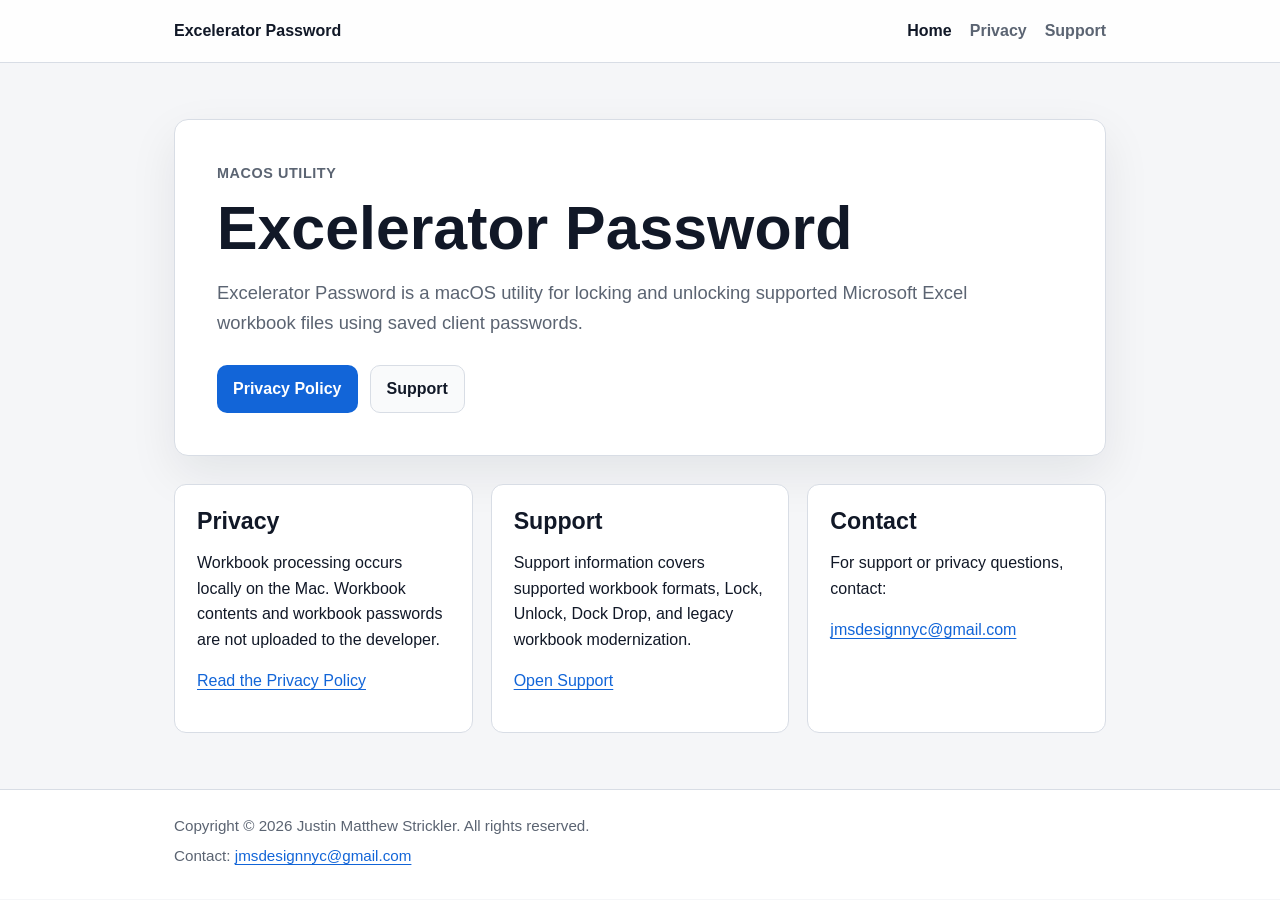
<file: index.html>
<!doctype html>
<html lang="en">
  <head>
    <meta charset="utf-8">
    <meta name="viewport" content="width=device-width, initial-scale=1">
    <title>Excelerator Password</title>
    <meta name="description" content="Excelerator Password is a macOS utility for locking and unlocking supported Microsoft Excel workbook files using saved client passwords.">
    <link rel="stylesheet" href="assets/styles.css">
  </head>
  <body>
    <header class="site-header">
      <nav class="nav" aria-label="Primary navigation">
        <a class="brand" href="./">Excelerator Password</a>
        <div class="nav-links">
          <a href="./" aria-current="page">Home</a>
          <a href="privacy/">Privacy</a>
          <a href="support/">Support</a>
        </div>
      </nav>
    </header>

    <main>
      <section class="hero">
        <p class="eyebrow">macOS utility</p>
        <h1>Excelerator Password</h1>
        <p class="lede">Excelerator Password is a macOS utility for locking and unlocking supported Microsoft Excel workbook files using saved client passwords.</p>
        <div class="actions" aria-label="Page links">
          <a class="button" href="privacy/">Privacy Policy</a>
          <a class="button secondary" href="support/">Support</a>
        </div>
      </section>

      <section class="grid" aria-label="Overview">
        <article class="card">
          <h2>Privacy</h2>
          <p>Workbook processing occurs locally on the Mac. Workbook contents and workbook passwords are not uploaded to the developer.</p>
          <p><a href="privacy/">Read the Privacy Policy</a></p>
        </article>
        <article class="card">
          <h2>Support</h2>
          <p>Support information covers supported workbook formats, Lock, Unlock, Dock Drop, and legacy workbook modernization.</p>
          <p><a href="support/">Open Support</a></p>
        </article>
        <article class="card">
          <h2>Contact</h2>
          <p>For support or privacy questions, contact:</p>
          <p><a href="mailto:jmsdesignnyc@gmail.com">jmsdesignnyc@gmail.com</a></p>
        </article>
      </section>
    </main>

    <footer class="site-footer">
      <div class="footer-inner">
        <p>Copyright © 2026 Justin Matthew Strickler. All rights reserved.</p>
        <p>Contact: <a href="mailto:jmsdesignnyc@gmail.com">jmsdesignnyc@gmail.com</a></p>
      </div>
    </footer>
  </body>
</html>
</file>
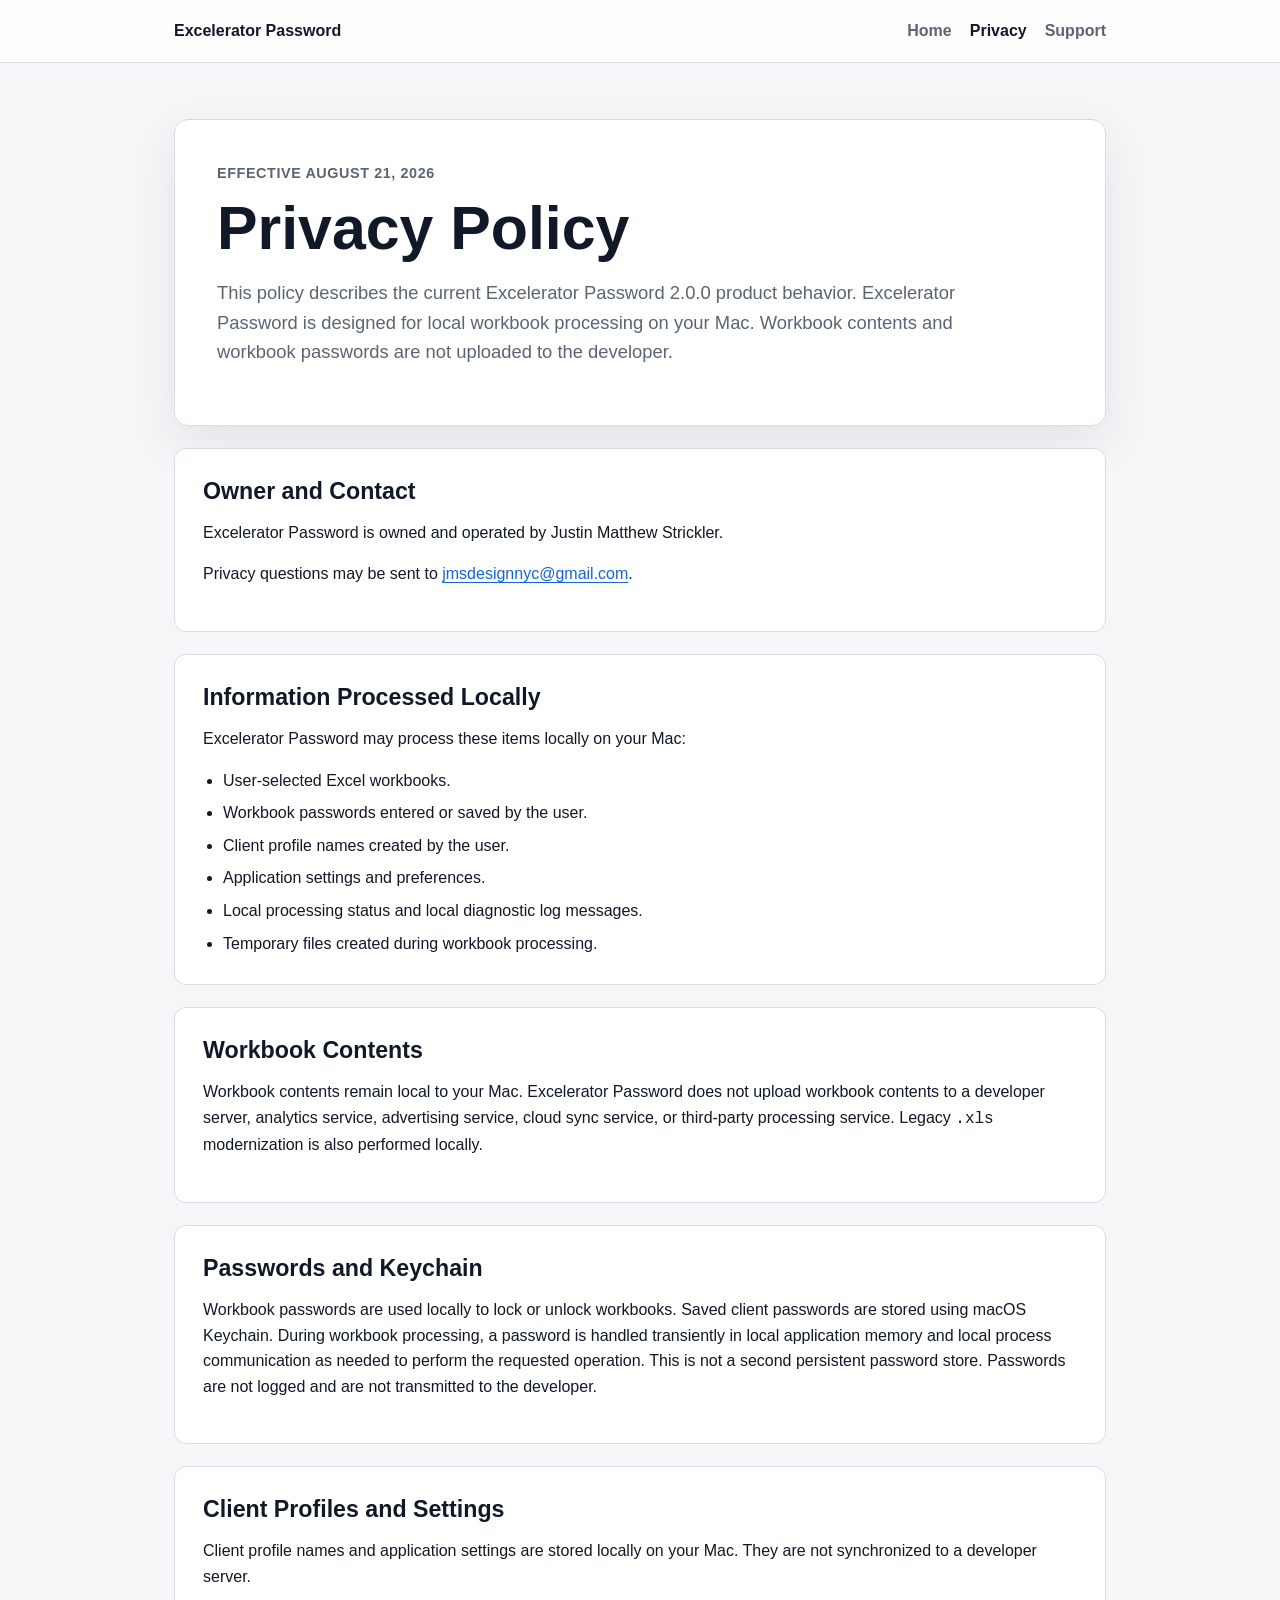
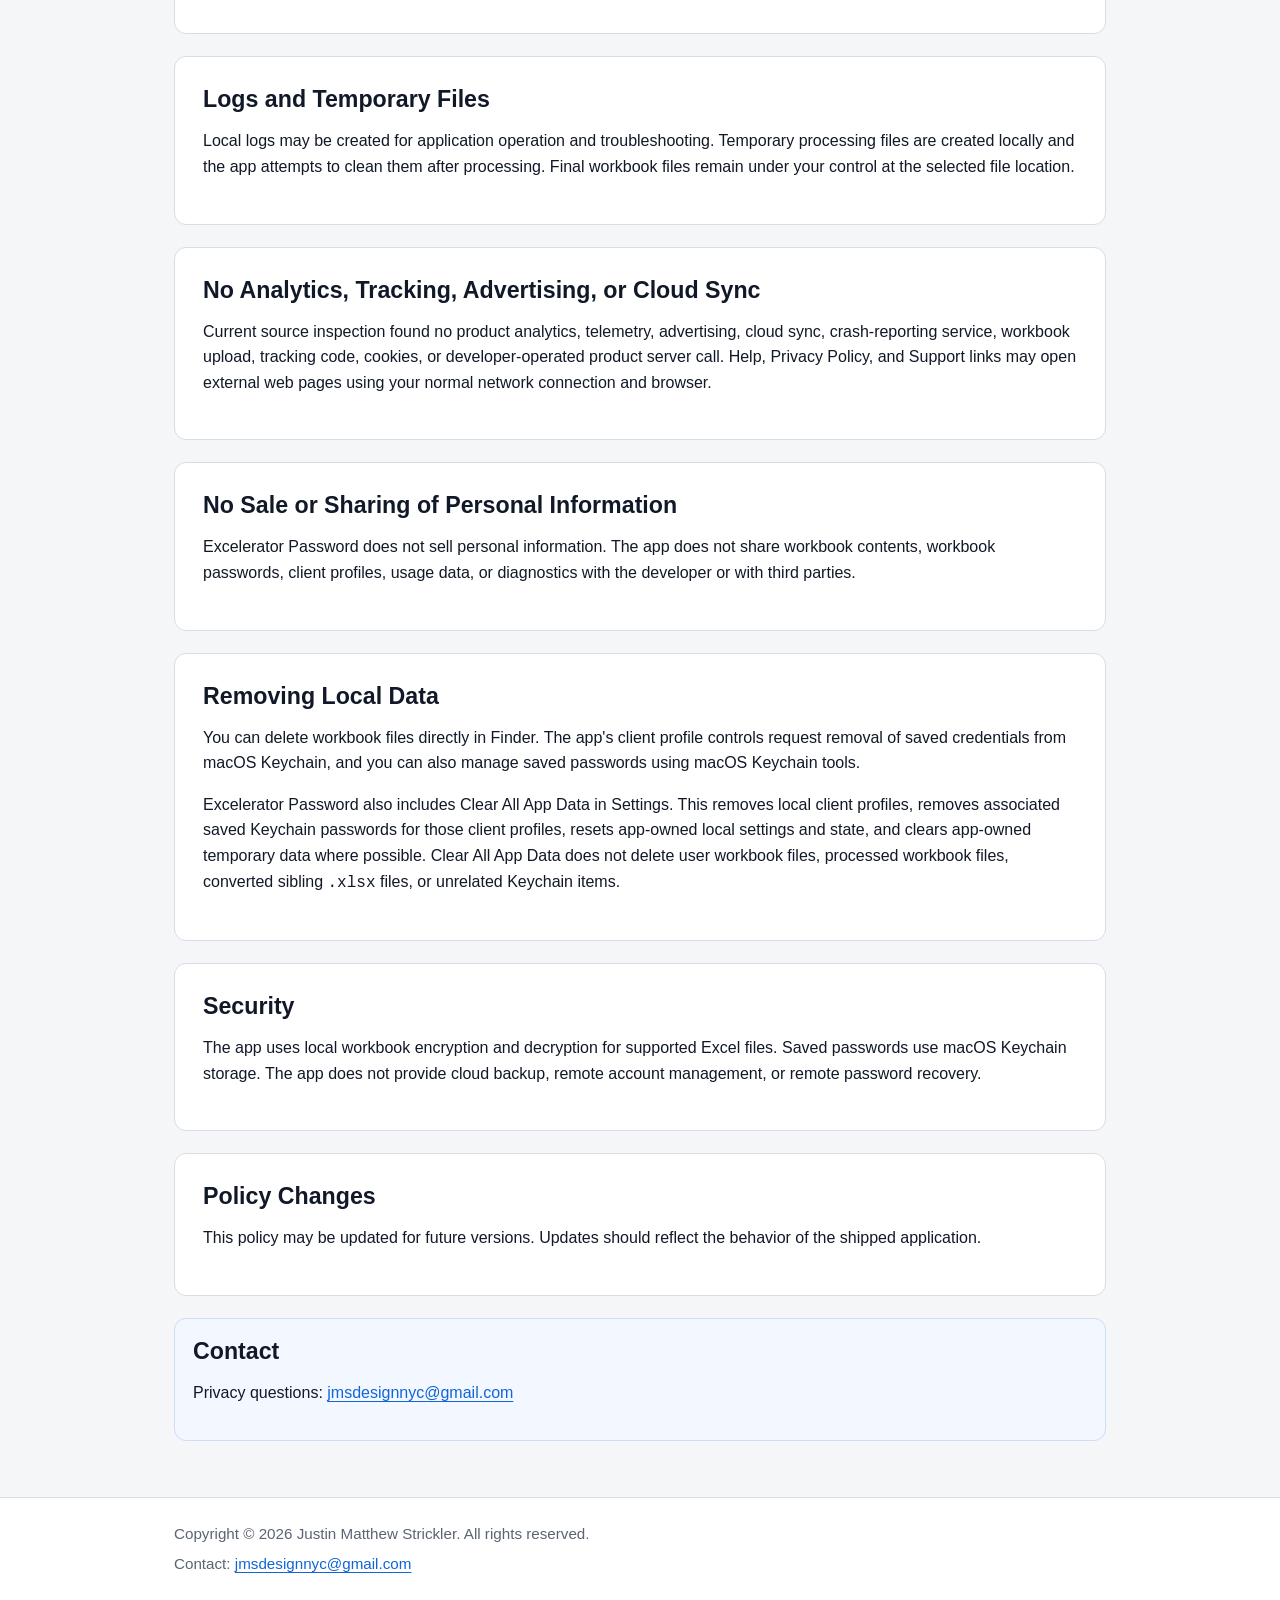
<file: privacy/index.html>
<!doctype html>
<html lang="en">
  <head>
    <meta charset="utf-8">
    <meta name="viewport" content="width=device-width, initial-scale=1">
    <title>Privacy Policy | Excelerator Password</title>
    <meta name="description" content="Privacy Policy for Excelerator Password.">
    <link rel="stylesheet" href="../assets/styles.css">
  </head>
  <body>
    <header class="site-header">
      <nav class="nav" aria-label="Primary navigation">
        <a class="brand" href="../">Excelerator Password</a>
        <div class="nav-links">
          <a href="../">Home</a>
          <a href="./" aria-current="page">Privacy</a>
          <a href="../support/">Support</a>
        </div>
      </nav>
    </header>

    <main>
      <section class="hero">
        <p class="eyebrow">Effective August 21, 2026</p>
        <h1>Privacy Policy</h1>
        <p class="lede">This policy describes the current Excelerator Password 2.0.0 product behavior. Excelerator Password is designed for local workbook processing on your Mac. Workbook contents and workbook passwords are not uploaded to the developer.</p>
      </section>

      <section class="section">
        <h2>Owner and Contact</h2>
        <p>Excelerator Password is owned and operated by Justin Matthew Strickler.</p>
        <p>Privacy questions may be sent to <a href="mailto:jmsdesignnyc@gmail.com">jmsdesignnyc@gmail.com</a>.</p>
      </section>

      <section class="section">
        <h2>Information Processed Locally</h2>
        <p>Excelerator Password may process these items locally on your Mac:</p>
        <ul>
          <li>User-selected Excel workbooks.</li>
          <li>Workbook passwords entered or saved by the user.</li>
          <li>Client profile names created by the user.</li>
          <li>Application settings and preferences.</li>
          <li>Local processing status and local diagnostic log messages.</li>
          <li>Temporary files created during workbook processing.</li>
        </ul>
      </section>

      <section class="section">
        <h2>Workbook Contents</h2>
        <p>Workbook contents remain local to your Mac. Excelerator Password does not upload workbook contents to a developer server, analytics service, advertising service, cloud sync service, or third-party processing service. Legacy <code>.xls</code> modernization is also performed locally.</p>
      </section>

      <section class="section">
        <h2>Passwords and Keychain</h2>
        <p>Workbook passwords are used locally to lock or unlock workbooks. Saved client passwords are stored using macOS Keychain. During workbook processing, a password is handled transiently in local application memory and local process communication as needed to perform the requested operation. This is not a second persistent password store. Passwords are not logged and are not transmitted to the developer.</p>
      </section>

      <section class="section">
        <h2>Client Profiles and Settings</h2>
        <p>Client profile names and application settings are stored locally on your Mac. They are not synchronized to a developer server.</p>
      </section>

      <section class="section">
        <h2>Logs and Temporary Files</h2>
        <p>Local logs may be created for application operation and troubleshooting. Temporary processing files are created locally and the app attempts to clean them after processing. Final workbook files remain under your control at the selected file location.</p>
      </section>

      <section class="section">
        <h2>No Analytics, Tracking, Advertising, or Cloud Sync</h2>
        <p>Current source inspection found no product analytics, telemetry, advertising, cloud sync, crash-reporting service, workbook upload, tracking code, cookies, or developer-operated product server call. Help, Privacy Policy, and Support links may open external web pages using your normal network connection and browser.</p>
      </section>

      <section class="section">
        <h2>No Sale or Sharing of Personal Information</h2>
        <p>Excelerator Password does not sell personal information. The app does not share workbook contents, workbook passwords, client profiles, usage data, or diagnostics with the developer or with third parties.</p>
      </section>

      <section class="section">
        <h2>Removing Local Data</h2>
        <p>You can delete workbook files directly in Finder. The app's client profile controls request removal of saved credentials from macOS Keychain, and you can also manage saved passwords using macOS Keychain tools.</p>
        <p>Excelerator Password also includes Clear All App Data in Settings. This removes local client profiles, removes associated saved Keychain passwords for those client profiles, resets app-owned local settings and state, and clears app-owned temporary data where possible. Clear All App Data does not delete user workbook files, processed workbook files, converted sibling <code>.xlsx</code> files, or unrelated Keychain items.</p>
      </section>

      <section class="section">
        <h2>Security</h2>
        <p>The app uses local workbook encryption and decryption for supported Excel files. Saved passwords use macOS Keychain storage. The app does not provide cloud backup, remote account management, or remote password recovery.</p>
      </section>

      <section class="section">
        <h2>Policy Changes</h2>
        <p>This policy may be updated for future versions. Updates should reflect the behavior of the shipped application.</p>
      </section>

      <section class="callout">
        <h2>Contact</h2>
        <p>Privacy questions: <a href="mailto:jmsdesignnyc@gmail.com">jmsdesignnyc@gmail.com</a></p>
      </section>
    </main>

    <footer class="site-footer">
      <div class="footer-inner">
        <p>Copyright © 2026 Justin Matthew Strickler. All rights reserved.</p>
        <p>Contact: <a href="mailto:jmsdesignnyc@gmail.com">jmsdesignnyc@gmail.com</a></p>
      </div>
    </footer>
  </body>
</html>
</file>
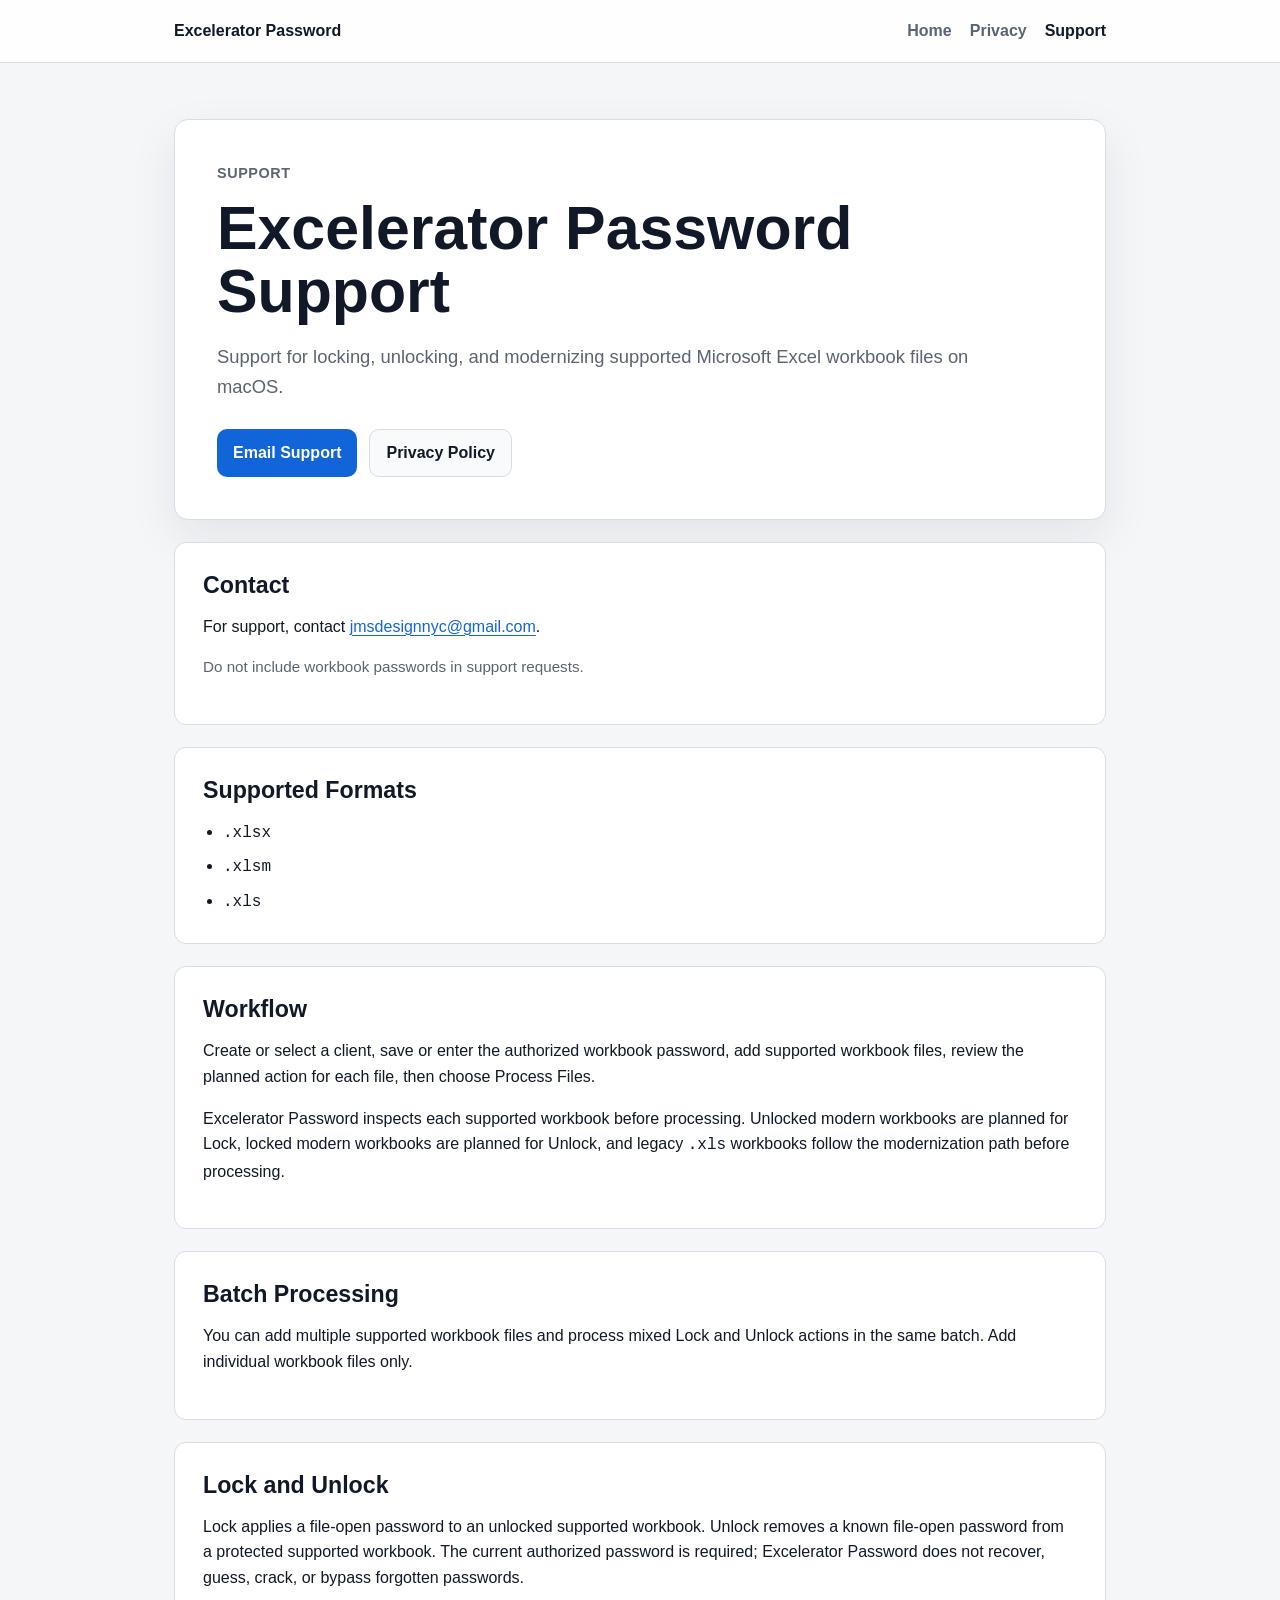
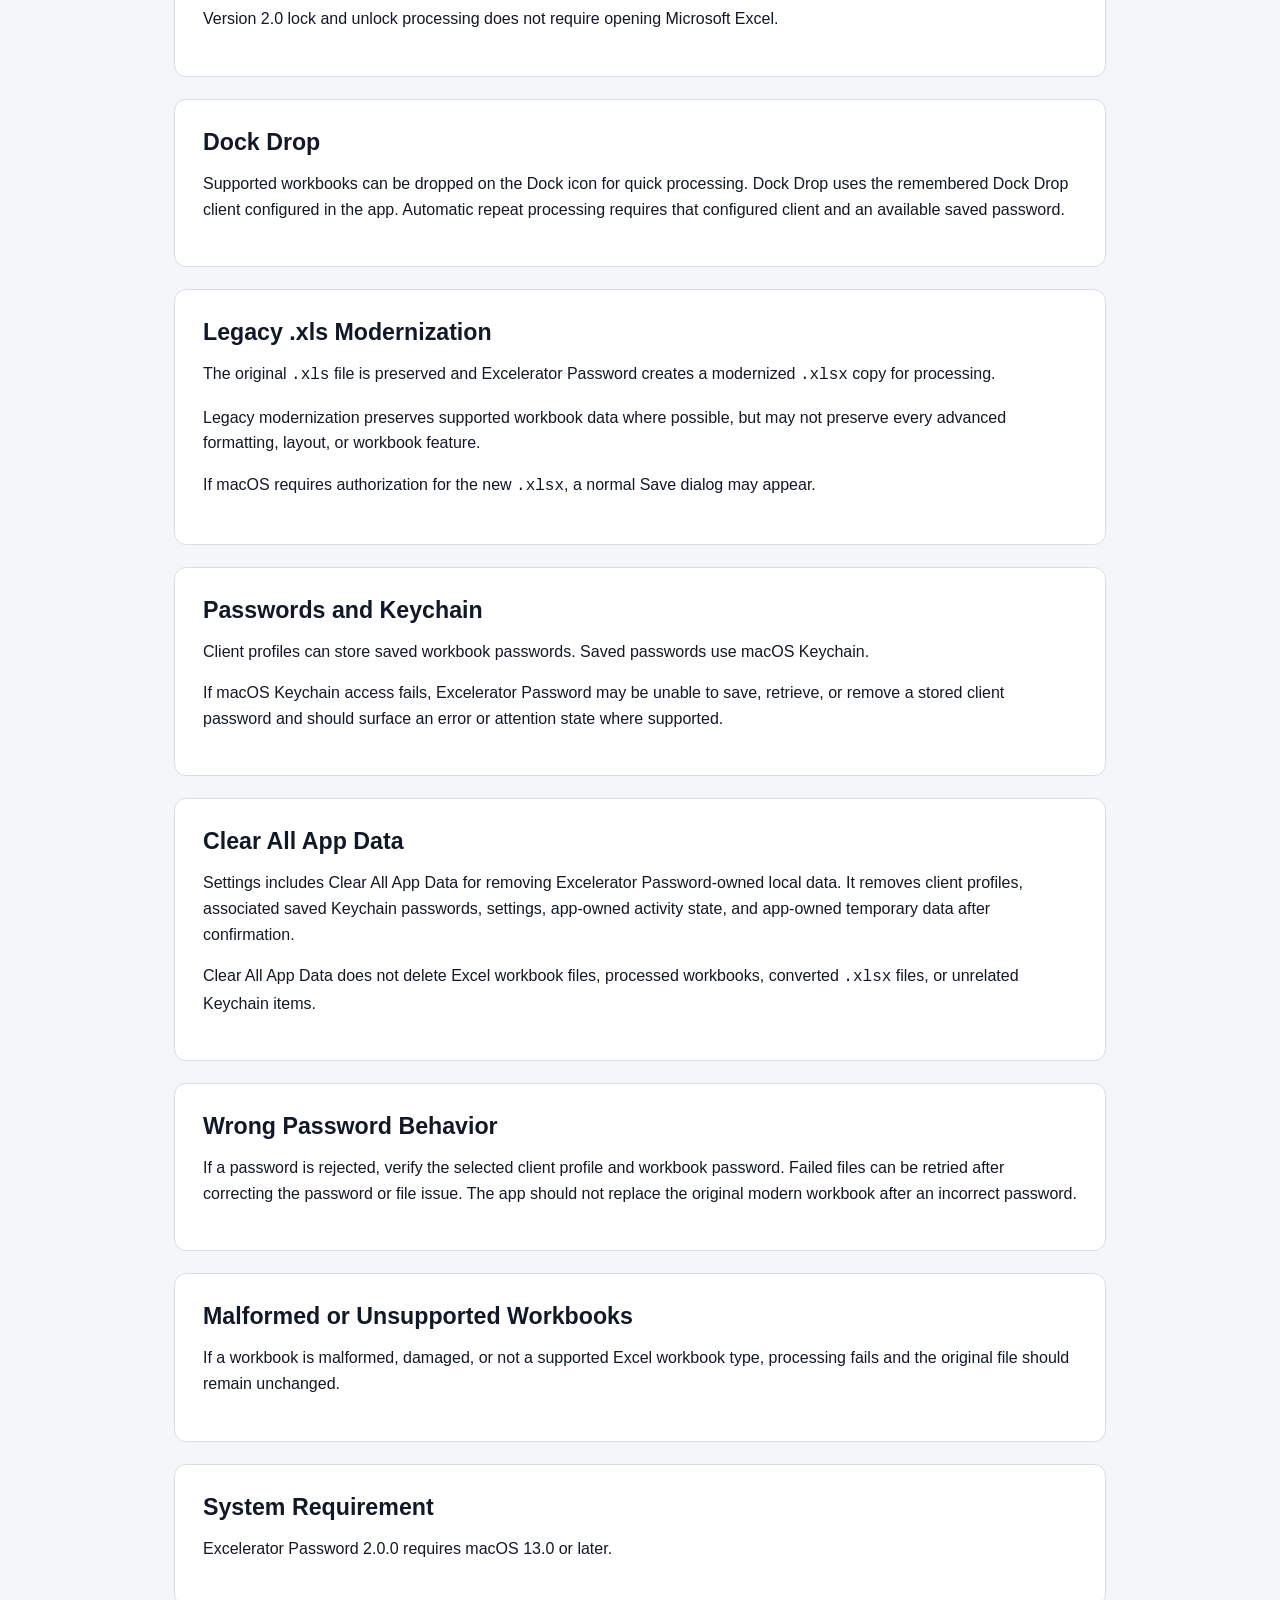
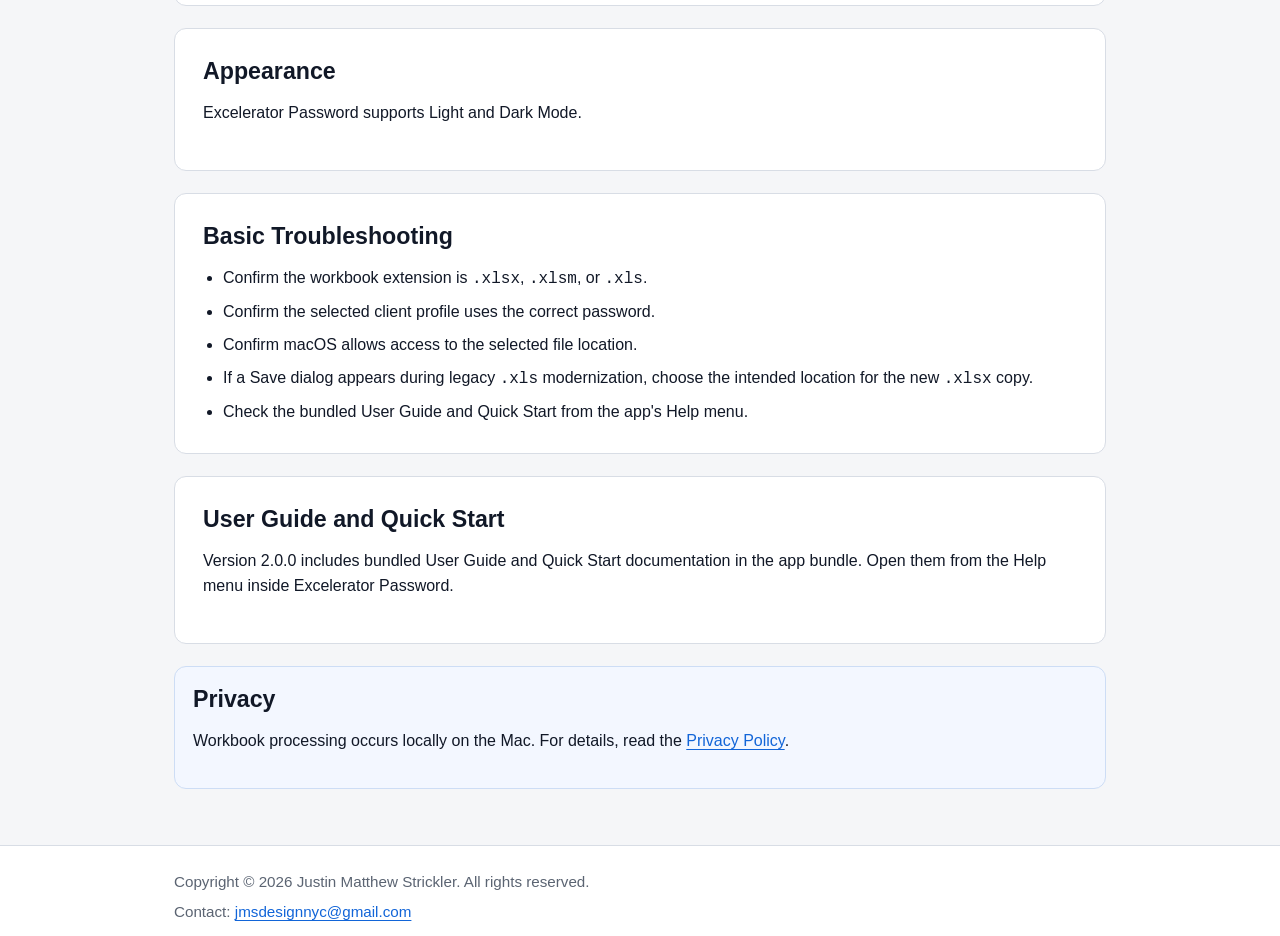
<file: support/index.html>
<!doctype html>
<html lang="en">
  <head>
    <meta charset="utf-8">
    <meta name="viewport" content="width=device-width, initial-scale=1">
    <title>Support | Excelerator Password</title>
    <meta name="description" content="Support information for Excelerator Password.">
    <link rel="stylesheet" href="../assets/styles.css">
  </head>
  <body>
    <header class="site-header">
      <nav class="nav" aria-label="Primary navigation">
        <a class="brand" href="../">Excelerator Password</a>
        <div class="nav-links">
          <a href="../">Home</a>
          <a href="../privacy/">Privacy</a>
          <a href="./" aria-current="page">Support</a>
        </div>
      </nav>
    </header>

    <main>
      <section class="hero">
        <p class="eyebrow">Support</p>
        <h1>Excelerator Password Support</h1>
        <p class="lede">Support for locking, unlocking, and modernizing supported Microsoft Excel workbook files on macOS.</p>
        <div class="actions">
          <a class="button" href="mailto:jmsdesignnyc@gmail.com">Email Support</a>
          <a class="button secondary" href="../privacy/">Privacy Policy</a>
        </div>
      </section>

      <section class="section">
        <h2>Contact</h2>
        <p>For support, contact <a href="mailto:jmsdesignnyc@gmail.com">jmsdesignnyc@gmail.com</a>.</p>
        <p class="meta">Do not include workbook passwords in support requests.</p>
      </section>

      <section class="section">
        <h2>Supported Formats</h2>
        <ul>
          <li><code>.xlsx</code></li>
          <li><code>.xlsm</code></li>
          <li><code>.xls</code></li>
        </ul>
      </section>

      <section class="section">
        <h2>Workflow</h2>
        <p>Create or select a client, save or enter the authorized workbook password, add supported workbook files, review the planned action for each file, then choose Process Files.</p>
        <p>Excelerator Password inspects each supported workbook before processing. Unlocked modern workbooks are planned for Lock, locked modern workbooks are planned for Unlock, and legacy <code>.xls</code> workbooks follow the modernization path before processing.</p>
      </section>

      <section class="section">
        <h2>Batch Processing</h2>
        <p>You can add multiple supported workbook files and process mixed Lock and Unlock actions in the same batch. Add individual workbook files only.</p>
      </section>

      <section class="section">
        <h2>Lock and Unlock</h2>
        <p>Lock applies a file-open password to an unlocked supported workbook. Unlock removes a known file-open password from a protected supported workbook. The current authorized password is required; Excelerator Password does not recover, guess, crack, or bypass forgotten passwords.</p>
        <p>Version 2.0 lock and unlock processing does not require opening Microsoft Excel.</p>
      </section>

      <section class="section">
        <h2>Dock Drop</h2>
        <p>Supported workbooks can be dropped on the Dock icon for quick processing. Dock Drop uses the remembered Dock Drop client configured in the app. Automatic repeat processing requires that configured client and an available saved password.</p>
      </section>

      <section class="section">
        <h2>Legacy .xls Modernization</h2>
        <p>The original <code>.xls</code> file is preserved and Excelerator Password creates a modernized <code>.xlsx</code> copy for processing.</p>
        <p>Legacy modernization preserves supported workbook data where possible, but may not preserve every advanced formatting, layout, or workbook feature.</p>
        <p>If macOS requires authorization for the new <code>.xlsx</code>, a normal Save dialog may appear.</p>
      </section>

      <section class="section">
        <h2>Passwords and Keychain</h2>
        <p>Client profiles can store saved workbook passwords. Saved passwords use macOS Keychain.</p>
        <p>If macOS Keychain access fails, Excelerator Password may be unable to save, retrieve, or remove a stored client password and should surface an error or attention state where supported.</p>
      </section>

      <section class="section">
        <h2>Clear All App Data</h2>
        <p>Settings includes Clear All App Data for removing Excelerator Password-owned local data. It removes client profiles, associated saved Keychain passwords, settings, app-owned activity state, and app-owned temporary data after confirmation.</p>
        <p>Clear All App Data does not delete Excel workbook files, processed workbooks, converted <code>.xlsx</code> files, or unrelated Keychain items.</p>
      </section>

      <section class="section">
        <h2>Wrong Password Behavior</h2>
        <p>If a password is rejected, verify the selected client profile and workbook password. Failed files can be retried after correcting the password or file issue. The app should not replace the original modern workbook after an incorrect password.</p>
      </section>

      <section class="section">
        <h2>Malformed or Unsupported Workbooks</h2>
        <p>If a workbook is malformed, damaged, or not a supported Excel workbook type, processing fails and the original file should remain unchanged.</p>
      </section>

      <section class="section">
        <h2>System Requirement</h2>
        <p>Excelerator Password 2.0.0 requires macOS 13.0 or later.</p>
      </section>

      <section class="section">
        <h2>Appearance</h2>
        <p>Excelerator Password supports Light and Dark Mode.</p>
      </section>

      <section class="section">
        <h2>Basic Troubleshooting</h2>
        <ul>
          <li>Confirm the workbook extension is <code>.xlsx</code>, <code>.xlsm</code>, or <code>.xls</code>.</li>
          <li>Confirm the selected client profile uses the correct password.</li>
          <li>Confirm macOS allows access to the selected file location.</li>
          <li>If a Save dialog appears during legacy <code>.xls</code> modernization, choose the intended location for the new <code>.xlsx</code> copy.</li>
          <li>Check the bundled User Guide and Quick Start from the app's Help menu.</li>
        </ul>
      </section>

      <section class="section">
        <h2>User Guide and Quick Start</h2>
        <p>Version 2.0.0 includes bundled User Guide and Quick Start documentation in the app bundle. Open them from the Help menu inside Excelerator Password.</p>
      </section>

      <section class="callout">
        <h2>Privacy</h2>
        <p>Workbook processing occurs locally on the Mac. For details, read the <a href="../privacy/">Privacy Policy</a>.</p>
      </section>
    </main>

    <footer class="site-footer">
      <div class="footer-inner">
        <p>Copyright © 2026 Justin Matthew Strickler. All rights reserved.</p>
        <p>Contact: <a href="mailto:jmsdesignnyc@gmail.com">jmsdesignnyc@gmail.com</a></p>
      </div>
    </footer>
  </body>
</html>
</file>
<file: assets/styles.css>
:root {
  color-scheme: light;
  --bg: #f5f6f8;
  --surface: #ffffff;
  --surface-soft: #f9fafb;
  --text: #111827;
  --muted: #5b6472;
  --border: #d8dde5;
  --accent: #1265d8;
  --accent-strong: #0d4fb0;
  --shadow: 0 18px 48px rgba(17, 24, 39, 0.08);
}

* {
  box-sizing: border-box;
}

html {
  font-size: 16px;
}

body {
  margin: 0;
  background: var(--bg);
  color: var(--text);
  font-family: -apple-system, BlinkMacSystemFont, "Segoe UI", sans-serif;
  line-height: 1.6;
}

a {
  color: var(--accent);
  text-decoration-thickness: 0.08em;
  text-underline-offset: 0.18em;
}

a:hover {
  color: var(--accent-strong);
}

a:focus-visible {
  outline: 3px solid rgba(18, 101, 216, 0.35);
  outline-offset: 3px;
  border-radius: 6px;
}

.site-header {
  border-bottom: 1px solid var(--border);
  background: rgba(255, 255, 255, 0.88);
}

.nav {
  width: min(100%, 980px);
  margin: 0 auto;
  padding: 18px 24px;
  display: flex;
  align-items: center;
  justify-content: space-between;
  gap: 18px;
}

.brand {
  color: var(--text);
  font-weight: 700;
  text-decoration: none;
}

.nav-links {
  display: flex;
  gap: 18px;
  flex-wrap: wrap;
}

.nav-links a {
  color: var(--muted);
  font-weight: 600;
  text-decoration: none;
}

.nav-links a[aria-current="page"] {
  color: var(--text);
}

main {
  width: min(100%, 980px);
  margin: 0 auto;
  padding: 56px 24px;
}

.hero {
  padding: 42px;
  background: var(--surface);
  border: 1px solid var(--border);
  border-radius: 14px;
  box-shadow: var(--shadow);
}

.eyebrow {
  margin: 0 0 12px;
  color: var(--muted);
  font-size: 0.9rem;
  font-weight: 700;
  letter-spacing: 0.04em;
  text-transform: uppercase;
}

h1 {
  margin: 0 0 18px;
  font-size: clamp(2rem, 6vw, 3.8rem);
  line-height: 1.05;
}

h2 {
  margin: 0 0 14px;
  font-size: 1.45rem;
  line-height: 1.25;
}

h3 {
  margin: 0 0 10px;
  font-size: 1.1rem;
}

p {
  margin: 0 0 16px;
}

.lede {
  max-width: 760px;
  color: var(--muted);
  font-size: 1.15rem;
}

.actions {
  display: flex;
  gap: 12px;
  flex-wrap: wrap;
  margin-top: 28px;
}

.button {
  display: inline-flex;
  align-items: center;
  justify-content: center;
  min-height: 44px;
  padding: 10px 16px;
  border-radius: 10px;
  background: var(--accent);
  color: #ffffff;
  font-weight: 700;
  text-decoration: none;
}

.button:hover {
  color: #ffffff;
  background: var(--accent-strong);
}

.button.secondary {
  background: var(--surface-soft);
  color: var(--text);
  border: 1px solid var(--border);
}

.button.secondary:hover {
  color: var(--text);
  border-color: #b9c2cf;
}

.grid {
  display: grid;
  grid-template-columns: repeat(3, minmax(0, 1fr));
  gap: 18px;
  margin-top: 28px;
}

.card,
.section {
  background: var(--surface);
  border: 1px solid var(--border);
  border-radius: 12px;
}

.card {
  padding: 22px;
}

.section {
  margin-top: 22px;
  padding: 28px;
}

.section ul {
  margin: 0;
  padding-left: 1.25rem;
}

.section li + li {
  margin-top: 7px;
}

.meta {
  color: var(--muted);
  font-size: 0.95rem;
}

.callout {
  margin-top: 22px;
  padding: 18px;
  border: 1px solid #cdddf5;
  border-radius: 12px;
  background: #f3f7ff;
}

.site-footer {
  border-top: 1px solid var(--border);
  background: var(--surface);
}

.footer-inner {
  width: min(100%, 980px);
  margin: 0 auto;
  padding: 24px;
  color: var(--muted);
  font-size: 0.95rem;
}

.footer-inner p {
  margin: 0 0 6px;
}

@media (max-width: 720px) {
  .nav {
    align-items: flex-start;
    flex-direction: column;
  }

  main {
    padding: 32px 18px;
  }

  .hero {
    padding: 28px;
  }

  .grid {
    grid-template-columns: 1fr;
  }
}
</file>
